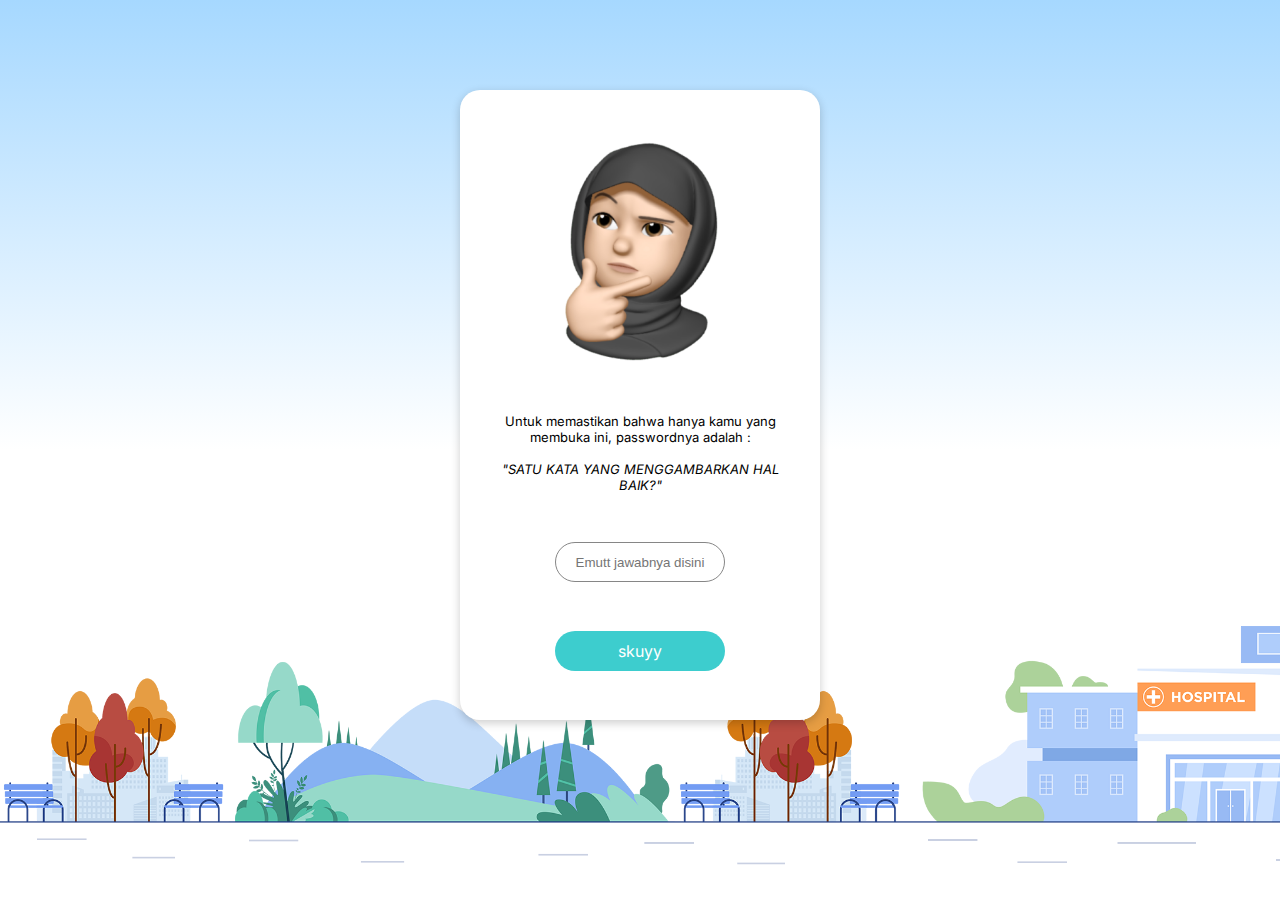
<file: index.html>
<!DOCTYPE html PUBLIC "-//W3C//DTD XHTML 1.0 Transitional//EN">
<html xmlns="http://www.w3.org/1999/xhtml" xml:lang="da" lang="en">
<head>
  <meta charset="utf-8">
  <meta content="width=device-width, initial-scale=1.0" name="viewport">

  <link href="assets/img/snippet.png" rel="icon">


<title>Login</title>

<link rel="preconnect" href="https://fonts.googleapis.com">
<link rel="preconnect" href="https://fonts.gstatic.com" crossorigin>
<link href="https://fonts.googleapis.com/css2?family=Inter:wght@400;500;640&display=swap" rel="stylesheet">
<link rel="stylesheet" href="style.css">


</head>



<body>

  
  

    <!-- FUCKING BG -->
  <section class="scene">
    <!-- <div class="sun"></div> -->

    <!-- CONTAINER -->
  <div class="container">
    <div class="form-div">
        
      <img src="start/assets/img/MUT2.png"  alt="">
      <p>Untuk memastikan bahwa hanya kamu yang membuka ini, passwordnya adalah :<br><br><i>"SATU KATA YANG MENGGAMBARKAN HAL BAIK?"</i></p>
      <input type="text" name="game" id="game" placeholder="Emutt jawabnya disini">
    
      <button type="submit" onclick="validate()">skuyy</button>
    </div>
  </div>


    <div class="bg">
        <img src="assets/police_car.gif" class="car1" alt="">
        <img src="assets/bike-bicycle.gif" class="car2" alt="">
    </div>

    
</section>




</body>

<script type="text/javascript">
 
  function validate(){
    const game = document.getElementById("game");
    let lower = game.value.toLowerCase();

    if(["meow meow meow", "emut cantik", "meow", "meow meow"].includes(lower)) {
      location.href = "start/index.html";
    } else{
      alert("Salah wlee, ulangi!");
      
    }
  }

  const sun = document.querySelector('.sun');
        const body = document.querySelector('body');
        
        sun.onclick = function(){
            body.classList.toggle('dark')
        }

 
 </script>

</html>
</file>
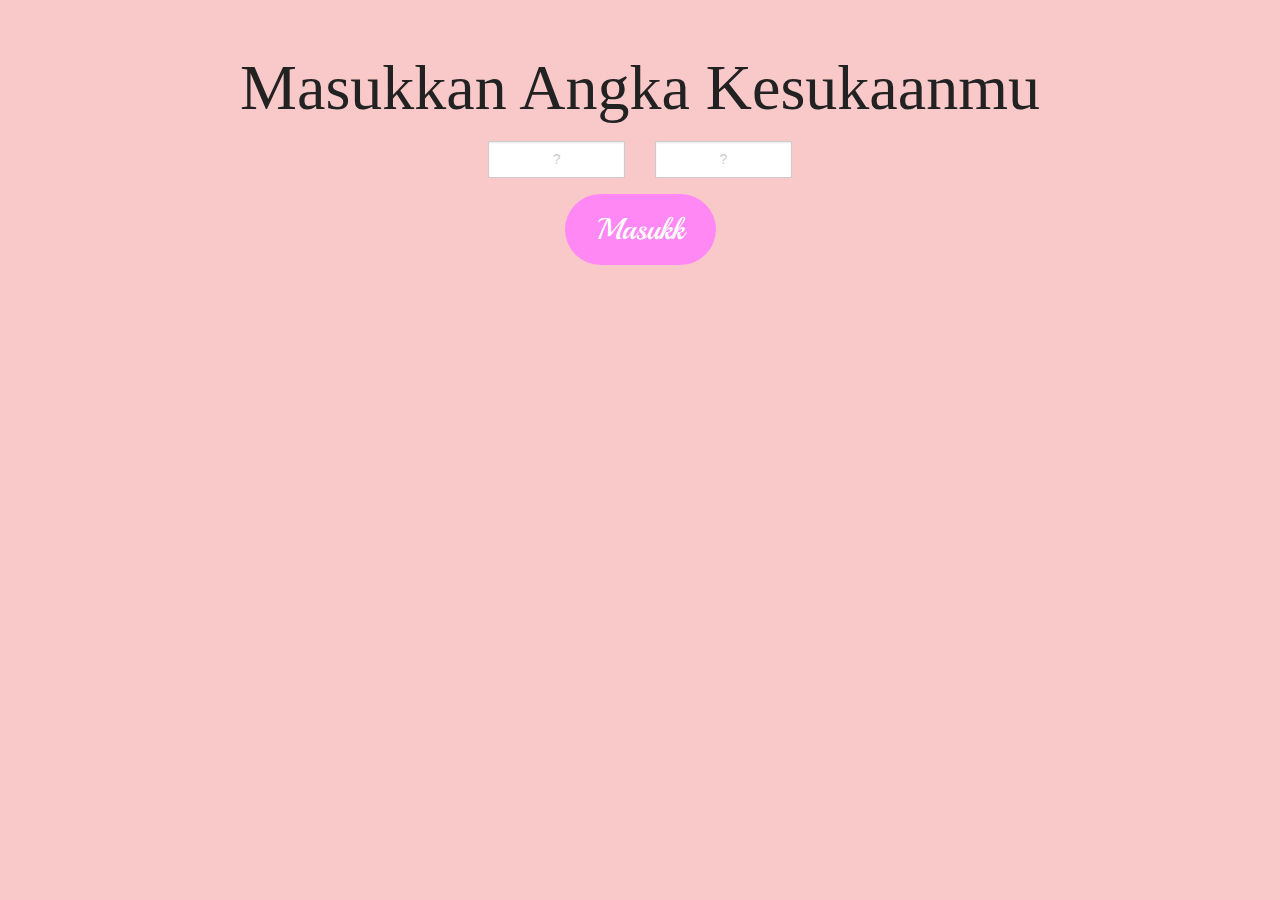
<file: start/insider/index.html>
<!DOCTYPE html>
<html lang="en">
<meta name="viewport" content="width=device-width, initial-scale=1.0" />
<head>
	<meta charset="UTF-8">
	<title>Document</title>
	<link rel="stylesheet" href="css/foundation.css" />
	<link rel="stylesheet" href="css/animate.css" />
	<link rel="stylesheet" href="css/style.css" />
    <script src="js/vendor/modernizr.js"></script>
</head>
<body>
	<div class="section1">
		<div class="row">
			<div class="columns medium-12 text-center congratulation-text">
				Halooo Ayangg!
				Scroll Ke Bawah Ya!!
			</div>
		</div>
		<div class="login-form">
			<div class="row">
				<div class="columns medium-12 text-center">
					<h2>Masukkan Angka Kesukaanmu</h2>
				</div>
			</div>
			<div class="row">
				<div class="columns medium-offset-4 medium-2">
					<input type="text" name="code[]" placeholder="?" maxlength="1" class="code text-center">
				</div>
				<div class="columns medium-2 end">
					<input type="text" name="code[]" placeholder="?" maxlength="1" class="code text-center">
				</div>
			</div>
			<div class="row">
				<div class="columns medium-12 text-center">
					<div id="textMachine">
						<div>
							<span class=" text-error">
								Hampir bener<img src="img/fail1.png" alt="" class="fix-size">
							</span>
						</div>
						<div>
							<span class=" text-error">
								Salah wle<img src="img/fail2.png" alt="" class="fix-size">
							</span>
						</div>
						<div>
							<span class=" text-error">
								Keliru nih<img src="img/fail3.png" alt="" class="fix-size">
							</span>
						</div>
						<div>
							<span class="success">
								Bener nih jawabnya!<img src="img/success.png" alt="" class="fix-size">
							</span>
						</div>
					</div>
				</div>
			</div>
			<div class="row">
				<div class="columns medium-12 text-center">
					<button id="unlock" class="round pink">
						Masukk
					</button>
				</div>
			</div>
		</div>
	</div>

	<div class="success-area">
		<div class="section2">
			<div class="row">
				<div class="columns medium-12 wow fadeIn"
			    		data-wow-duration="2s" data-wow-delay="0.1s">
					<img src="../assets/img/MUT1.png" alt="">
					<p>
						Halo Emut! Selamat Ulang Tahun yaa! Happy Sweet Seventeen Emut
					</p>
					<p>
						Selamat Ulang Tahun Ya Emut! Semoga sehat selalu, makin bahagia, makin seneng, dan yang pasti semoga kedepannya jadi lebih baik lagi yaa!
					</p>
				</div>
			</div>
		</div>
		<div class="section3">
			<div class="row">
				<div class="columns medium-12 wow fadeIn" data-wow-duration="2s" data-wow-delay="0.1s">
					<h2>Semoga Ayangg Sehat Teruss!</h2>
				</div>
			</div>
			<div class="row">
				<div class="columns medium-6 paragraph wow fadeInLeft" data-wow-duration="2s" data-wow-delay="0.1s">
					Semoga Emut sehat selaluu, mulai detik ini sampai selamanyaa, jangan lupaa maemnya teratur terus mimikk.
					Bobo juga jangann larut larutt yaa ayyy!! Jangan lupaa Bahagiaa okeyy? <3
				</div>
				<div class="columns medium-6 text-center wow fadeInRight" data-wow-duration="2s" data-wow-delay="0.1s">
					<div class="polaroids">
					  	<ul>
						    <li>
						      <a title="Emut lagi begini 👍👍" href="#">
						      <img alt="" src="../assets/img/foto1.jpeg">
						      </a><span class="pin"></span>
						    </li>
						</ul>
					</div>
				</div>
			</div>
		</div>
		<div class="section4">
			<div class="row">
				<div class="columns medium-12 wow fadeIn" data-wow-duration="2s" data-wow-delay="0.1s">
					<h2>Semoga Suksess Teruss!</h2>
				</div>
			</div>
			<div class="row">

				<div class="columns medium-6 wow paragraph fadeInRight" data-wow-duration="2s" data-wow-delay="0.1s">
					Aku tau kamu sudah bisa menggapai bulan, jadi semoga kamu sukses selalu menggapai cita-cita, asa, dan harapan ya ayangg! 
					Belajar yang tertib tapi jangan stress, kalo capee istirahat, teruss jangan bosan berdoa dan jangan skip ibadah yaa Emutt!
				</div>
				<div class="columns medium-6 text-center wow fadeInLeft" data-wow-duration="2s" data-wow-delay="0.1s">
					<div class="polaroids">
					  	<ul>
						    <li>
						      <a title="Foto Emut Menggapai Bulan" href="#">
						      <img alt="" src="../assets/img/foto4.jpeg">
						      </a><span class="pin"></span>
						    </li>
						</ul>
					</div>
				</div>
			</div>
		</div>
		<div class="section5">
			<div class="row">
				<div class="columns medium-12 wow fadeIn">
					<h2>Emut ituu orang baikk</h2>
				</div>
			</div>
			<div class="row">
				<div class="columns medium-6 wow paragraph fadeInLeft" data-wow-duration="2s" data-wow-delay="0.1s">
					Emut tu orang baikkk, jangan bosan jadi orang baik ya emutt, kita berproses bersama biar jadi versi lebih baik dari 
					diri kita sendiri, jangan lupa bersyukur atas apa yang kita punya dan atas apa yang bersama kita saat ini yaa emut <3
				</div>
				<div class="columns medium-6 text-center wow fadeInRight" data-wow-duration="2s" data-wow-delay="0.1s">
					<div class="polaroids">
					  	<ul>
						    <li>
						      <a title="ini emut lagi pusing ya?" href="#">
						      <img alt="" src="../assets/img/foto2.jpeg">
						      </a><span class="pin"></span>
						    </li>
						</ul>
					</div>
				</div>
			</div>
		</div>
		<div class="section6">
			<div class="row">
				<div class="columns medium-12 wow fadeIn">
					<h2>Last but not least..</h2>
				</div>
			</div>
			<div class="row">

				<div class="columns medium-6 wow paragraph fadeInRight" data-wow-duration="2s" data-wow-delay="0.1s">
					 Aku selalu berdoa dan berharap, semoga emut selalu bahagia ya kapanpun dan dimanapun. Jangan lupa bahagia ya emut. Semoga Allah selalu memberi emut nikmat bahagia 
					 di tiap fase perjalanannya emut. I love u Emut 💗💗💗💗💗💗
				</div>
				<div class="columns medium-6 text-center wow fadeInLeft" data-wow-duration="2s" data-wow-delay="0.1s">
					<div class="polaroids">
					  	<ul>
						    <li>
						      <a title="ini namanya emut syantik" href="#">
						      <img alt="" src="../assets/img/foto3.jpeg">
						      </a><span class="pin"></span>
						    </li>
						</ul>
					</div>
				</div>
				<p>Ditonton fullscreen yaa emutt
					<iframe width="300"  src="https://www.youtube.com/embed/UEAKop30GSA" title="YouTube video player" frameborder="0" allow="accelerometer; autoplay; clipboard-write; encrypted-media; gyroscope; picture-in-picture" allowfullscreen></iframe>
			</div>
		</div>
	</div>




    <script src="js/vendor/jquery.js"></script>
    <script src="js/foundation.min.js"></script>
    <script src="js/wow.js"></script>
    <script src="js/slotmachine.min.js"></script>
    <script>
      $(document).foundation();
      new WOW().init();
      $('.section1').css({
      	width: $(window).width(),
      	height: $(window).height()
      })
      // Polaroid img
      $(".polaroids li a").on("mouseenter", function() {
      	var isRunning = $(this).data("isRunning");
      	if (!isRunning) {
      		$(this).data("isRunning", true);
      		var $this = $(this).addClass("shake");
      		setTimeout(function() {
      			$this.removeClass("shake");
      			$this.data("isRunning", false);
      		}, 4500);
      	}
      });




      (function() {
          var link_element = document.createElement("link"),
              s = document.getElementsByTagName("script")[0];
          if (window.location.protocol !== "http:" && window.location.protocol !== "https:") {
              link_element.href = "http:";
          }
          link_element.href += "//fonts.googleapis.com/css?family=Playball:400";
          link_element.rel = "stylesheet";
          link_element.type = "text/css";
          s.parentNode.insertBefore(link_element, s);



          // control unlock button



          var number = 0;

          $('#unlock').on('click', function(event) {
          		event.preventDefault();
          		event.stopPropagation();

          		$('#textMachine').css('display', 'inline-block');
          		var code = '';
          		$.each($('.code'), function(i, v) {
          			code += $(v).val();
          		});


          		if(code == '82')
          		{
          			// success
          			var machine = $('#textMachine').slotMachine({
		      	  		active: 0,
		      	  		delay: 500,
		      	  		randomize : function(activeElementIndex){
							return 3;
						}
			      	});

			      	machine.setRandomize(3);

			      	machine.shuffle(5, function(){
						answerCorrect();
					});
          		} else {

          			if(number == 3) { number = 0; }

          			// fail
          			var machine = $('#textMachine').slotMachine({
		      	  		active: 1,
		      	  		delay: 500,
		      	  		randomize : function(activeElementIndex){
							return number;
						}
			      	});

			      	machine.shuffle(5, function(){
						number++;
					});
          		}
          });

          var answerCorrect = function() {
          		$('.login-form').fadeOut();
          		$('.congratulation-text').fadeIn();
          		$('.success-area').css('display','block');
          };

      })();
    </script>
</body>
</html>
</file>
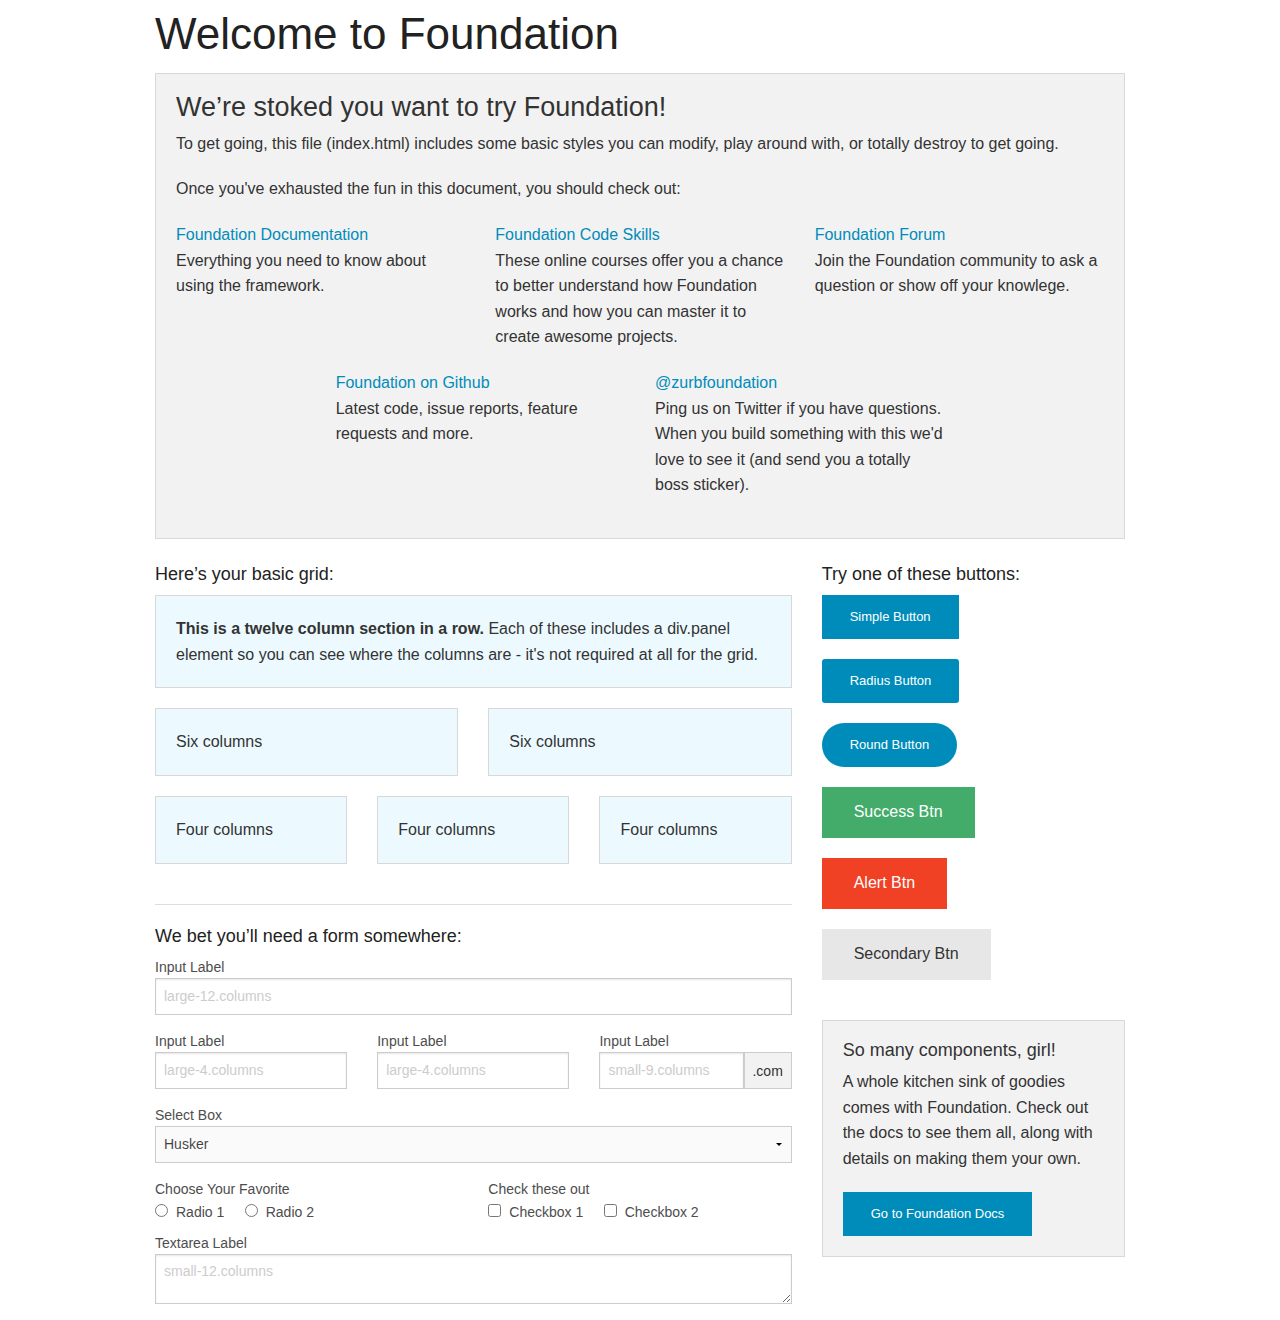
<file: start/insider/foundation-5.5.2/index.html>
<!doctype html>
<html class="no-js" lang="en">
  <head>
    <meta charset="utf-8" />
    <meta name="viewport" content="width=device-width, initial-scale=1.0" />
    <title>Foundation | Welcome</title>
    <link rel="stylesheet" href="css/foundation.css" />
    <script src="js/vendor/modernizr.js"></script>
  </head>
  <body>
    
    <div class="row">
      <div class="large-12 columns">
        <h1>Welcome to Foundation</h1>
      </div>
    </div>
    
    <div class="row">
      <div class="large-12 columns">
        <div class="panel">
          <h3>We&rsquo;re stoked you want to try Foundation! </h3>
          <p>To get going, this file (index.html) includes some basic styles you can modify, play around with, or totally destroy to get going.</p>
          <p>Once you've exhausted the fun in this document, you should check out:</p>
          <div class="row">
            <div class="large-4 medium-4 columns">
              <p><a href="http://foundation.zurb.com/docs">Foundation Documentation</a><br />Everything you need to know about using the framework.</p>
            </div>
            <div class="large-4 medium-4 columns">
              <p><a href="http://zurb.com/university/code-skills">Foundation Code Skills</a><br />These online courses offer you a chance to better understand how Foundation works and how you can master it to create awesome projects.</p>
            </div>
            <div class="large-4 medium-4 columns">
              <p><a href="http://foundation.zurb.com/forum">Foundation Forum</a><br />Join the Foundation community to ask a question or show off your knowlege.</p>
            </div>
          </div>
          <div class="row">
            <div class="large-4 medium-4 medium-push-2 columns">
              <p><a href="http://github.com/zurb/foundation">Foundation on Github</a><br />Latest code, issue reports, feature requests and more.</p>
            </div>
            <div class="large-4 medium-4 medium-pull-2 columns">
              <p><a href="https://twitter.com/ZURBfoundation">@zurbfoundation</a><br />Ping us on Twitter if you have questions. When you build something with this we'd love to see it (and send you a totally boss sticker).</p>
            </div>        
          </div>
        </div>
      </div>
    </div>

    <div class="row">
      <div class="large-8 medium-8 columns">
        <h5>Here&rsquo;s your basic grid:</h5>
        <!-- Grid Example -->

        <div class="row">
          <div class="large-12 columns">
            <div class="callout panel">
              <p><strong>This is a twelve column section in a row.</strong> Each of these includes a div.panel element so you can see where the columns are - it's not required at all for the grid.</p>
            </div>
          </div>
        </div>
        <div class="row">
          <div class="large-6 medium-6 columns">
            <div class="callout panel">
              <p>Six columns</p>
            </div>
          </div>
          <div class="large-6 medium-6 columns">
            <div class="callout panel">
              <p>Six columns</p>
            </div>
          </div>
        </div>
        <div class="row">
          <div class="large-4 medium-4 small-4 columns">
            <div class="callout panel">
              <p>Four columns</p>
            </div>
          </div>
          <div class="large-4 medium-4 small-4 columns">
            <div class="callout panel">
              <p>Four columns</p>
            </div>
          </div>
          <div class="large-4 medium-4 small-4 columns">
            <div class="callout panel">
              <p>Four columns</p>
            </div>
          </div>
        </div>
        
        <hr />
                
        <h5>We bet you&rsquo;ll need a form somewhere:</h5>
        <form>
          <div class="row">
            <div class="large-12 columns">
              <label>Input Label</label>
              <input type="text" placeholder="large-12.columns" />
            </div>
          </div>
          <div class="row">
            <div class="large-4 medium-4 columns">
              <label>Input Label</label>
              <input type="text" placeholder="large-4.columns" />
            </div>
            <div class="large-4 medium-4 columns">
              <label>Input Label</label>
              <input type="text" placeholder="large-4.columns" />
            </div>
            <div class="large-4 medium-4 columns">
              <div class="row collapse">
                <label>Input Label</label>
                <div class="small-9 columns">
                  <input type="text" placeholder="small-9.columns" />
                </div>
                <div class="small-3 columns">
                  <span class="postfix">.com</span>
                </div>
              </div>
            </div>
          </div>
          <div class="row">
            <div class="large-12 columns">
              <label>Select Box</label>
              <select>
                <option value="husker">Husker</option>
                <option value="starbuck">Starbuck</option>
                <option value="hotdog">Hot Dog</option>
                <option value="apollo">Apollo</option>
              </select>
            </div>
          </div>
          <div class="row">
            <div class="large-6 medium-6 columns">
              <label>Choose Your Favorite</label>
              <input type="radio" name="pokemon" value="Red" id="pokemonRed"><label for="pokemonRed">Radio 1</label>
              <input type="radio" name="pokemon" value="Blue" id="pokemonBlue"><label for="pokemonBlue">Radio 2</label>
            </div>
            <div class="large-6 medium-6 columns">
              <label>Check these out</label>
              <input id="checkbox1" type="checkbox"><label for="checkbox1">Checkbox 1</label>
              <input id="checkbox2" type="checkbox"><label for="checkbox2">Checkbox 2</label>
            </div>
          </div>
          <div class="row">
            <div class="large-12 columns">
              <label>Textarea Label</label>
              <textarea placeholder="small-12.columns"></textarea>
            </div>
          </div>
        </form>
      </div>     

      <div class="large-4 medium-4 columns">
        <h5>Try one of these buttons:</h5>
        <p><a href="#" class="small button">Simple Button</a><br/>
        <a href="#" class="small radius button">Radius Button</a><br/>
        <a href="#" class="small round button">Round Button</a><br/>            
        <a href="#" class="medium success button">Success Btn</a><br/>
        <a href="#" class="medium alert button">Alert Btn</a><br/>
        <a href="#" class="medium secondary button">Secondary Btn</a></p>           
        <div class="panel">
          <h5>So many components, girl!</h5>
          <p>A whole kitchen sink of goodies comes with Foundation. Check out the docs to see them all, along with details on making them your own.</p>
          <a href="http://foundation.zurb.com/docs/" class="small button">Go to Foundation Docs</a>          
        </div>
      </div>
    </div>
    
    <script src="js/vendor/jquery.js"></script>
    <script src="js/foundation.min.js"></script>
    <script>
      $(document).foundation();
    </script>
  </body>
</html>
</file>
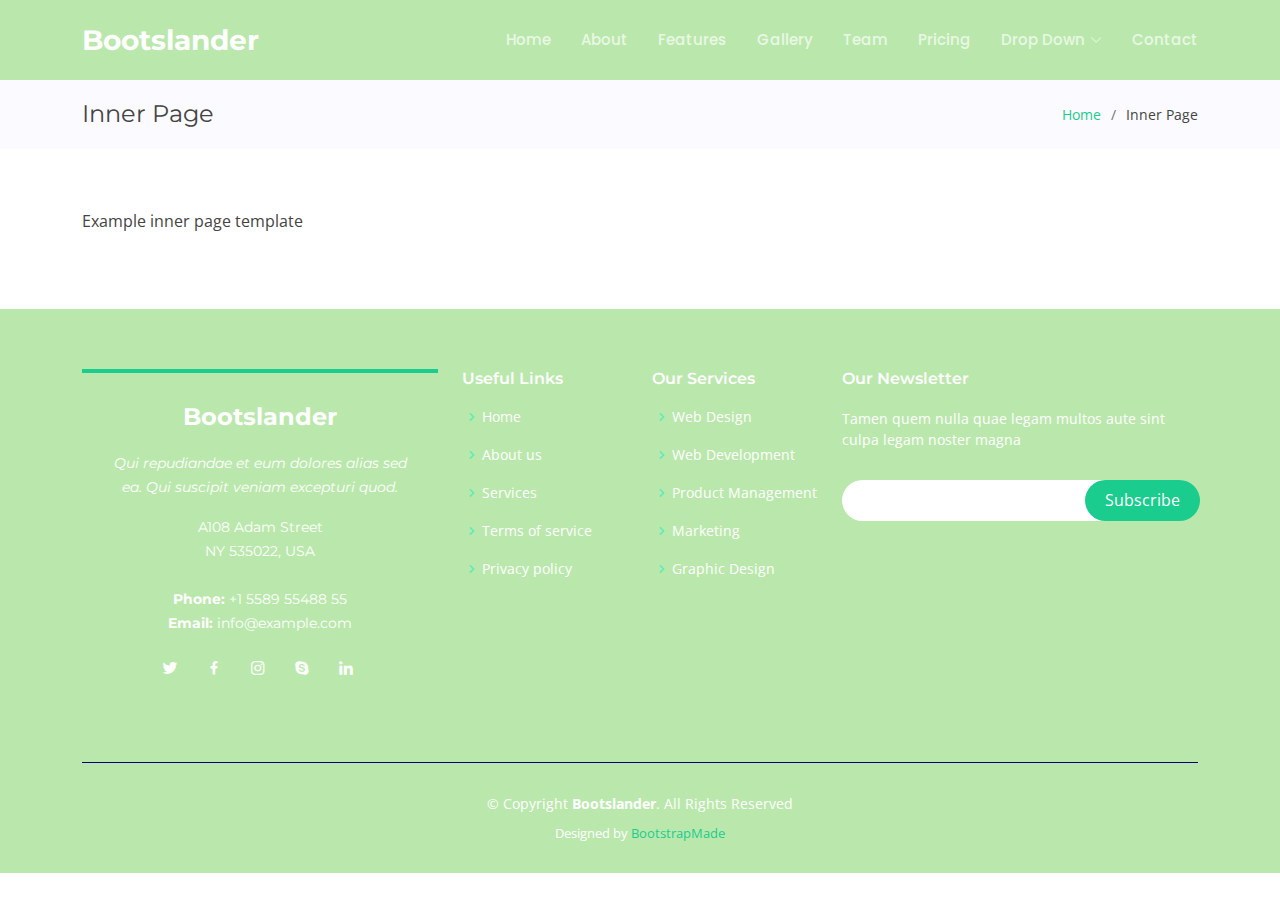
<file: start/inner-page.html>
<!DOCTYPE html>
<html lang="en">

<head>
  <meta charset="utf-8">
  <meta content="width=device-width, initial-scale=1.0" name="viewport">

  <title>Inner Page - Bootslander Bootstrap Template</title>
  <meta content="" name="description">
  <meta content="" name="keywords">

  <!-- Favicons -->
  <link href="assets/img/favicon.png" rel="icon">
  <link href="assets/img/apple-touch-icon.png" rel="apple-touch-icon">

  <!-- Google Fonts -->
  <link href="https://fonts.googleapis.com/css?family=Open+Sans:300,300i,400,400i,600,600i,700,700i|Montserrat:300,300i,400,400i,500,500i,600,600i,700,700i|Poppins:300,300i,400,400i,500,500i,600,600i,700,700i" rel="stylesheet">

  <!-- Vendor CSS Files -->
  <link href="assets/vendor/aos/aos.css" rel="stylesheet">
  <link href="assets/vendor/bootstrap/css/bootstrap.min.css" rel="stylesheet">
  <link href="assets/vendor/bootstrap-icons/bootstrap-icons.css" rel="stylesheet">
  <link href="assets/vendor/boxicons/css/boxicons.min.css" rel="stylesheet">
  <link href="assets/vendor/glightbox/css/glightbox.min.css" rel="stylesheet">
  <link href="assets/vendor/remixicon/remixicon.css" rel="stylesheet">
  <link href="assets/vendor/swiper/swiper-bundle.min.css" rel="stylesheet">

  <!-- Template Main CSS File -->
  <link href="assets/css/style.css" rel="stylesheet">

  <!-- =======================================================
  * Template Name: Bootslander - v4.7.2
  * Template URL: https://bootstrapmade.com/bootslander-free-bootstrap-landing-page-template/
  * Author: BootstrapMade.com
  * License: https://bootstrapmade.com/license/
  ======================================================== -->
</head>

<body>

  <!-- ======= Header ======= -->
  <header id="header" class="fixed-top d-flex align-items-center ">
    <div class="container d-flex align-items-center justify-content-between">

      <div class="logo">
        <h1><a href="index.html"><span>Bootslander</span></a></h1>
        <!-- Uncomment below if you prefer to use an image logo -->
        <!-- <a href="index.html"><img src="assets/img/logo.png" alt="" class="img-fluid"></a>-->
      </div>

      <nav id="navbar" class="navbar">
        <ul>
          <li><a class="nav-link scrollto " href="#hero">Home</a></li>
          <li><a class="nav-link scrollto" href="#about">About</a></li>
          <li><a class="nav-link scrollto" href="#features">Features</a></li>
          <li><a class="nav-link scrollto" href="#gallery">Gallery</a></li>
          <li><a class="nav-link scrollto" href="#team">Team</a></li>
          <li><a class="nav-link scrollto" href="#pricing">Pricing</a></li>
          <li class="dropdown"><a href="#"><span>Drop Down</span> <i class="bi bi-chevron-down"></i></a>
            <ul>
              <li><a href="#">Drop Down 1</a></li>
              <li class="dropdown"><a href="#"><span>Deep Drop Down</span> <i class="bi bi-chevron-right"></i></a>
                <ul>
                  <li><a href="#">Deep Drop Down 1</a></li>
                  <li><a href="#">Deep Drop Down 2</a></li>
                  <li><a href="#">Deep Drop Down 3</a></li>
                  <li><a href="#">Deep Drop Down 4</a></li>
                  <li><a href="#">Deep Drop Down 5</a></li>
                </ul>
              </li>
              <li><a href="#">Drop Down 2</a></li>
              <li><a href="#">Drop Down 3</a></li>
              <li><a href="#">Drop Down 4</a></li>
            </ul>
          </li>
          <li><a class="nav-link scrollto" href="#contact">Contact</a></li>
        </ul>
        <i class="bi bi-list mobile-nav-toggle"></i>
      </nav><!-- .navbar -->

    </div>
  </header><!-- End Header -->

  <main id="main">

    <!-- ======= Breadcrumbs Section ======= -->
    <section class="breadcrumbs">
      <div class="container">

        <div class="d-flex justify-content-between align-items-center">
          <h2>Inner Page</h2>
          <ol>
            <li><a href="index.html">Home</a></li>
            <li>Inner Page</li>
          </ol>
        </div>

      </div>
    </section><!-- End Breadcrumbs Section -->

    <section class="inner-page">
      <div class="container">
        <p>
          Example inner page template
        </p>
      </div>
    </section>

  </main><!-- End #main -->

  <!-- ======= Footer ======= -->
  <footer id="footer">
    <div class="footer-top">
      <div class="container">
        <div class="row">

          <div class="col-lg-4 col-md-6">
            <div class="footer-info">
              <h3>Bootslander</h3>
              <p class="pb-3"><em>Qui repudiandae et eum dolores alias sed ea. Qui suscipit veniam excepturi quod.</em></p>
              <p>
                A108 Adam Street <br>
                NY 535022, USA<br><br>
                <strong>Phone:</strong> +1 5589 55488 55<br>
                <strong>Email:</strong> info@example.com<br>
              </p>
              <div class="social-links mt-3">
                <a href="#" class="twitter"><i class="bx bxl-twitter"></i></a>
                <a href="#" class="facebook"><i class="bx bxl-facebook"></i></a>
                <a href="#" class="instagram"><i class="bx bxl-instagram"></i></a>
                <a href="#" class="google-plus"><i class="bx bxl-skype"></i></a>
                <a href="#" class="linkedin"><i class="bx bxl-linkedin"></i></a>
              </div>
            </div>
          </div>

          <div class="col-lg-2 col-md-6 footer-links">
            <h4>Useful Links</h4>
            <ul>
              <li><i class="bx bx-chevron-right"></i> <a href="#">Home</a></li>
              <li><i class="bx bx-chevron-right"></i> <a href="#">About us</a></li>
              <li><i class="bx bx-chevron-right"></i> <a href="#">Services</a></li>
              <li><i class="bx bx-chevron-right"></i> <a href="#">Terms of service</a></li>
              <li><i class="bx bx-chevron-right"></i> <a href="#">Privacy policy</a></li>
            </ul>
          </div>

          <div class="col-lg-2 col-md-6 footer-links">
            <h4>Our Services</h4>
            <ul>
              <li><i class="bx bx-chevron-right"></i> <a href="#">Web Design</a></li>
              <li><i class="bx bx-chevron-right"></i> <a href="#">Web Development</a></li>
              <li><i class="bx bx-chevron-right"></i> <a href="#">Product Management</a></li>
              <li><i class="bx bx-chevron-right"></i> <a href="#">Marketing</a></li>
              <li><i class="bx bx-chevron-right"></i> <a href="#">Graphic Design</a></li>
            </ul>
          </div>

          <div class="col-lg-4 col-md-6 footer-newsletter">
            <h4>Our Newsletter</h4>
            <p>Tamen quem nulla quae legam multos aute sint culpa legam noster magna</p>
            <form action="" method="post">
              <input type="email" name="email"><input type="submit" value="Subscribe">
            </form>

          </div>

        </div>
      </div>
    </div>

    <div class="container">
      <div class="copyright">
        &copy; Copyright <strong><span>Bootslander</span></strong>. All Rights Reserved
      </div>
      <div class="credits">
        <!-- All the links in the footer should remain intact. -->
        <!-- You can delete the links only if you purchased the pro version. -->
        <!-- Licensing information: https://bootstrapmade.com/license/ -->
        <!-- Purchase the pro version with working PHP/AJAX contact form: https://bootstrapmade.com/bootslander-free-bootstrap-landing-page-template/ -->
        Designed by <a href="https://bootstrapmade.com/">BootstrapMade</a>
      </div>
    </div>
  </footer><!-- End Footer -->

  <a href="#" class="back-to-top d-flex align-items-center justify-content-center"><i class="bi bi-arrow-up-short"></i></a>
  <div id="preloader"></div>

  <!-- Vendor JS Files -->
  <script src="assets/vendor/purecounter/purecounter_vanilla.js"></script>
  <script src="assets/vendor/aos/aos.js"></script>
  <script src="assets/vendor/bootstrap/js/bootstrap.bundle.min.js"></script>
  <script src="assets/vendor/glightbox/js/glightbox.min.js"></script>
  <script src="assets/vendor/swiper/swiper-bundle.min.js"></script>
  <script src="assets/vendor/php-email-form/validate.js"></script>

  <!-- Template Main JS File -->
  <script src="assets/js/main.js"></script>

</body>

</html>
</file>
<file: style.css>
body{
    /* margin: 0px; */
    font-family: 'Inter', sans-serif;
    /* background-color: #3DCDCE; */
   
  }

  .scene{z-index: 999;}

  .container{
    display: flex;
    width: 100%;
    height: 80%;
    z-index: 1;
    flex-direction: column;
    justify-content: space-between;
    align-content: center;
    align-items: center;
    background-color: transparent;
  }
  .form-div{
    z-index: 9999;
    
    margin-top: 90px;
    display: flex;
    flex-direction: column;
    align-items: center;
    justify-content: space-evenly;
    width: 40vh;
    height: 70vh;
    background-color: white;
    border-radius: 20px;
    box-shadow: 0 3px 10px rgb(0 0 0 / 0.2);
  }
  .form-div img{
    width: 200px;
  }

  .form-div p{
    width: 80%;
    font-size: 13px;
    text-align: center;
  }

  button{
    all: unset;
    width: 170px;
    height: 40px;
    background-color: #3DCDCE;
    color: white;
    text-align: center;
    border-radius: 100px;
  }

  button:hover{
    background-color: #9bf1f1;
    transition: 0.2s;
  }

  #game{
    width: 170px;
    height: 40px;
    text-align: center;
    border-radius: 100px;
    border: 1px solid #868686;
  }

  *{
    margin: 0;
    padding: 0;
    box-sizing: border-box;
}

.scene{

    position: relative;
    z-index: 9999;
    height: 100vh;
    overflow-x: hidden;
    background: linear-gradient(#a6d8ff, #fff, #fff);
}

.dark .scene{
    background: #222833;
}

.sun{
    position: absolute;
    top: 100px;
    left: 55%;
    transform: translateX(-50%);
    width: 100px;
    height: 100px;
    background: #fff;
    border-radius: 50%;
    box-shadow: 0 0 50px #fff;
    cursor: pointer;
    transition: 0.2s;
    z-index: 99999999999;
}

.dark .sun{
    left: 45%;
    box-shadow: 0 0 0 #fff;
}

.dark .sun::before{
    content: '';
    position: absolute;
    top: -20px;
    left: 20px;
    width: 100%;
    height: 100%;
    background: #222833;
    border-radius: 50%;
    box-shadow: 0 0 0 #fff;
}

.bg{
    position: absolute;
    bottom: 0;
    width: 100%;
    height: 280px;
    background: url(assets/bg.png);
    animation: animateBg 25s linear infinite;
    background-size: 1500px;
    background-repeat: repeat-x;
}

@keyframes animateBg {
    0%{
        background-position-x :0px;
    }
    100%{
        background-position-x :1500px;
    }
}


.car1{
    position: absolute;
    left: -200px;
    bottom: 20px;
    max-width: 150px;
    z-index: 10;
    animation: car1 18s linear infinite;
}

@keyframes car1{
    0%
    {
        transform: translateX(0px);
    }
    90%,100%
    {
        transform: translateX(calc(100vw + 200px));
    }
    
}

.car2{
    position: absolute;
    right: -200px;
    bottom: 50px;
    max-width: 80px;
    /* z-index: 999999; */
    animation: car2 12s linear infinite;
}

@keyframes car2{
    0%
    {
        transform: translateX(0px) rotateY(180deg);
    }
    90%,100%
    {
        transform: translateX(calc(-100vw + -200px)) rotateY(180deg);
    }
    
}

  @media screen and (max-width:600px){
    button{
    all: unset;
    width: 170px;
    height: 40px;
    background-color: #3DCDCE;
    color: white;
    text-align: center;
    border-radius: 100px;
  }

  button:hover{
    background-color: #9bf1f1;
    transition: 0.2s;
  }

  .form-div{
    width: 80vw;
    height: 70vh;
  }

  #game{
    width: 170px;
    height: 40px;
    text-align: center;
    border-radius: 100px;
    border: 1px solid #868686;
  }


  .bg{
    width: 100vw;
    /* height: 100vh; */
  }

  /* .form-div img{
    width: 20rem;
  } */

  }
</file>
<file: start/insider/css/style.css>
*{
    -webkit-box-sizing:border-box;
    -moz-box-sizing:border-box;
    box-sizing:border-box;
}

@import url(https://fonts.googleapis.com/css?family=Fredoka+One);

.section1 {
	background-color: #f9c9c9;
}

.section2 {
	background-color: #f9c9c9;
}

.congratulation-text {
  font-family: 'Fredoka One', cursive;
  font-size: 230%;
  color:#98018c;
  margin-top:10%;
  display: none;
}




.section1 button.pink {
	background-color: #ff88f5;
  font-family: 'Playball';
  font-size: 30px;
}

img.fix-size {
  width:130px;
  height:130px;
}

.text-error {
  color:red;
}

#textMachine {
  height:130px;
  display: none;
  overflow: hidden;

}



.section1 .login-form {
	position:absolute;
    top:0;
    right:0;
    left:0;
}

img {
	width:100%;
	height: auto;
}

@font-face {
 font-family: 'DBHX';
 src: url('../fonts/DB Helvethaica X v3.2.eot');
 /* IE9 Compat Modes */
 src: url('../fonts/DB Helvethaica X v3.2.eot?#iefix') format('embedded-opentype'), url('../fonts/DB Helvethaica X v3.2.woff') format('woff'), url('../fonts/DB Helvethaica X v3.2.ttf') format('truetype'), url('../fonts/DB Helvethaica X v3.2.svg#d6a7d8571348c8a262e7f05953d42d15') format('svg');
 /* Legacy iOS */
 font-style: normal;
 font-weight: 400;
}


.section5,
.section3 {
  background-color: #ffe4fd;
}

.section6 h2,
.section4 h2,
.section2 h2 {
  color:#E366B5;
}

.section3 .paragraph,
.section5 .paragraph {
  color:#860049;
}


.section3 h2,
.section5 h2
{
  color: #860049;
}


.section1 h2,
.section3 h2,
.section4 h2,
.section5 h2,
.section6 h2,
.section2 h2 {
  padding-top:40px;
	font-family: 'Fredoka One', cursive;
	font-size: 64px;
	text-align: center;
}

.paragraph {
  padding-top:120px;
  line-height: 50px;
}

.success-area {
  display: none;
}



/* Polaroids */

.polaroids {
  padding: 40px 0px;
}

.polaroids ul li {
  margin:0 10px 10px;
  position: relative;
  display:inline-block;
  list-style: none;
}

.polaroids ul li .pin {
  margin-left:-16px;
  background-image:url(http://martijndevalk.nl/img/pin.png);
  width:34px;
  height:42px;
  position:absolute;
  top:-25px;
  left:50%;
  z-index:6;
}

.polaroids ul a {
  padding: 10px 10px 15px;
  background-color: #fff;
  float: left;
  width: auto;
  text-align: center;
  text-decoration: none;
  color: #686B70;
  font-size: 18px;
  position: relative;
  -webkit-transform-origin: top center;
  transform-origin: top center;
  -webkit-transform: rotate(0deg);
  transform: rotate(0deg);
  -webkit-box-shadow: 0 0 10px 0 rgba(0, 0, 0, .3);
  box-shadow: 0 0 10px 0 rgba(0, 0, 0, .3);
}


.polaroids ul li a.shake {
  -webkit-animation-duration: 4500ms;
  animation-duration: 4500ms;
  -webkit-animation-name: pola;
  animation-name: pola;
  -webkit-transition-timing-function: cubic-bezier(0.655, 0.000, 0.005, 1.000);
  transition-timing-function: cubic-bezier(0.655, 0.000, 0.005, 1.000);
}

.polaroids ul a:after { content: attr(title) }

.polaroids ul img {
  display: block;
  width: 262px;
  margin-bottom: 12px;
}

@-webkit-keyframes pola {
from { -webkit-transform: rotate(0deg) }
10%  { -webkit-transform: rotate(3deg) }
20%  { -webkit-transform: rotate(-3deg)}
30%  { -webkit-transform: rotate(2deg) }
40%  { -webkit-transform: rotate(-2deg) }
50%  { -webkit-transform: rotate(1deg) }
60%  { -webkit-transform: rotate(-1deg) }
70%  { -webkit-transform: rotate(0.5deg) }
80%  { -webkit-transform: rotate(-0.5deg) }
90%  { -webkit-transform: rotate(0.2deg) }
to   { -webkit-transform: rotate(0deg) }
}
@keyframes pola {
from { -moz-transform: rotate(0deg) }
10%  { -moz-transform: rotate(3deg) }
20%  { -moz-transform: rotate(-3deg)}
30%  { -moz-transform: rotate(2deg) }
40%  { -moz-transform: rotate(-2deg) }
50%  { -moz-transform: rotate(1deg) }
60%  { -moz-transform: rotate(-1deg) }
70%  { -moz-transform: rotate(0.5deg) }
80%  { -moz-transform: rotate(-0.5deg) }
90%  { -moz-transform: rotate(0.2deg) }
to   { -moz-transform: rotate(0deg) }






}
</file>
<file: start/assets/css/style.css>
/**
* Template Name: Bootslander - v4.7.2
* Template URL: https://bootstrapmade.com/bootslander-free-bootstrap-landing-page-template/
* Author: BootstrapMade.com
* License: https://bootstrapmade.com/license/
*/

/*--------------------------------------------------------------
# General
--------------------------------------------------------------*/
body {
  font-family: "Open Sans", sans-serif;
  color: #444444;
}

a {
  color: #1acc8d;
  text-decoration: none;
}

a:hover {
  color: #34e5a6;
  text-decoration: none;
}

h1, h2, h3, h4, h5, h6 {
  font-family: "Montserrat", sans-serif;
}

/*--------------------------------------------------------------
# Preloader
--------------------------------------------------------------*/
#preloader {
  position: fixed;
  top: 0;
  left: 0;
  right: 0;
  bottom: 0;
  z-index: 9999;
  overflow: hidden;
  background: #fff;
}

#preloader:before {
  content: "";
  position: fixed;
  top: calc(50% - 30px);
  left: calc(50% - 30px);
  border: 6px solid #1acc8d;
  border-top-color: #d2f9eb;
  border-radius: 50%;
  width: 60px;
  height: 60px;
  -webkit-animation: animate-preloader 1s linear infinite;
  animation: animate-preloader 1s linear infinite;
}

@-webkit-keyframes animate-preloader {
  0% {
    transform: rotate(0deg);
  }
  100% {
    transform: rotate(360deg);
  }
}

@keyframes animate-preloader {
  0% {
    transform: rotate(0deg);
  }
  100% {
    transform: rotate(360deg);
  }
}
/*--------------------------------------------------------------
# Back to top button
--------------------------------------------------------------*/
.back-to-top {
  position: fixed;
  visibility: hidden;
  opacity: 0;
  right: 15px;
  bottom: 15px;
  z-index: 996;
  background: #5ecf3b;
  width: 40px;
  height: 40px;
  border-radius: 50px;
  transition: all 0.4s;
}
.back-to-top i {
  font-size: 28px;
  color: #fff;
  line-height: 0;
}
.back-to-top:hover {
  background: #95de7f;
}
.back-to-top.active {
  visibility: visible;
  opacity: 1;
}

/*--------------------------------------------------------------
# Disable AOS delay on mobile
--------------------------------------------------------------*/
@media screen and (max-width: 768px) {
  [data-aos-delay] {
    transition-delay: 0 !important;
  }
}
/*--------------------------------------------------------------
# Header
--------------------------------------------------------------*/
#header {
  height: 80px;
  transition: all 0.5s;
  z-index: 997;
  transition: all 0.5s;
  background: #BAE8AC;
}
#header.header-transparent {
  background: transparent;
}
#header.header-scrolled {
  background: #90e078;
  height: 60px;
}
#header .logo h1 {
  font-size: 28px;
  margin: 0;
  padding: 0;
  line-height: 1;
  font-weight: 700;
}
#header .logo h1 a, #header .logo h1 a:hover {
  color: #fff;
  text-decoration: none;
}
#header .logo img {
  padding: 0;
  margin: 0;
  max-height: 40px;
}




/*--------------------------------------------------------------
# Navigation Menu
--------------------------------------------------------------*/
/**
* Desktop Navigation 
*/
.navbar {
  padding: 0;
}
.navbar ul {
  margin: 0;
  padding: 0;
  display: flex;
  list-style: none;
  align-items: center;
}
.navbar li {
  position: relative;
}
.navbar a, .navbar a:focus {
  display: flex;
  align-items: center;
  justify-content: space-between;
  padding: 10px 0 10px 30px;
  font-size: 15px;
  font-weight: 500;
  font-family: "Poppins", sans-serif;
  color: rgba(255, 255, 255, 0.7);
  white-space: nowrap;
  transition: 0.3s;
}
.navbar a i, .navbar a:focus i {
  font-size: 12px;
  line-height: 0;
  margin-left: 5px;
}
.navbar > ul > li > a:before {
  content: "";
  position: absolute;
  width: 0;
  height: 2px;
  bottom: 3px;
  left: 30px;
  background-color: #1acc8d;
  visibility: hidden;
  width: 0px;
  transition: all 0.3s ease-in-out 0s;
}
.navbar a:hover:before, .navbar li:hover > a:before, .navbar .active:before {
  visibility: visible;
  width: 25px;
}
.navbar a:hover, .navbar .active, .navbar .active:focus, .navbar li:hover > a {
  color: #fff;
}
.navbar .dropdown ul {
  display: block;
  position: absolute;
  left: 30px;
  top: calc(100% + 30px);
  margin: 0;
  padding: 10px 0;
  z-index: 99;
  opacity: 0;
  visibility: hidden;
  background: #fff;
  box-shadow: 0px 0px 30px rgba(127, 137, 161, 0.25);
  transition: 0.3s;
  border-radius: 4px;
}
.navbar .dropdown ul li {
  min-width: 200px;
}
.navbar .dropdown ul a {
  padding: 10px 20px;
  font-size: 14px;
  font-weight: 500;
  text-transform: none;
  color: #01036f;
}
.navbar .dropdown ul a i {
  font-size: 12px;
}
.navbar .dropdown ul a:hover, .navbar .dropdown ul .active:hover, .navbar .dropdown ul li:hover > a {
  color: #1acc8d;
}
.navbar .dropdown:hover > ul {
  opacity: 1;
  top: 100%;
  visibility: visible;
}
.navbar .dropdown .dropdown ul {
  top: 0;
  left: calc(100% - 30px);
  visibility: hidden;
}
.navbar .dropdown .dropdown:hover > ul {
  opacity: 1;
  top: 0;
  left: 100%;
  visibility: visible;
}
@media (max-width: 1366px) {
  .navbar .dropdown .dropdown ul {
    left: -90%;
  }
  .navbar .dropdown .dropdown:hover > ul {
    left: -100%;
  }
  .mutia{
    width: 500px;
  }
}

/**
* Mobile Navigation 
*/
.mobile-nav-toggle {
  color: #fff;
  font-size: 28px;
  cursor: pointer;
  display: none;
  line-height: 0;
  transition: 0.5s;
}

@media (max-width: 991px) {
  .mobile-nav-toggle {
    display: block;
  }

  .navbar ul {
    display: none;
  }

  .mutia{
    width: 500px;
  }
}
.navbar-mobile {
  position: fixed;
  overflow: hidden;
  top: 0;
  right: 0;
  left: 0;
  bottom: 0;
  background: rgba(1, 3, 91, 0.9);
  transition: 0.3s;
  z-index: 999;
}
.navbar-mobile .mobile-nav-toggle {
  position: absolute;
  top: 15px;
  right: 15px;
}
.navbar-mobile ul {
  display: block;
  position: absolute;
  top: 55px;
  right: 15px;
  bottom: 15px;
  left: 15px;
  padding: 10px 0;
  border-radius: 8px;
  background-color: #fff;
  overflow-y: auto;
  transition: 0.3s;
}
.navbar-mobile > ul > li > a:before {
  left: 20px;
}
.navbar-mobile a, .navbar-mobile a:focus {
  padding: 10px 20px;
  font-size: 15px;
  color: #0205a1;
}
.navbar-mobile a:hover, .navbar-mobile .active, .navbar-mobile li:hover > a {
  color: #3f43fd;
}
.navbar-mobile .getstarted, .navbar-mobile .getstarted:focus {
  margin: 15px;
}
.navbar-mobile .dropdown ul, .navbar-mobile .dropdown .dropdown ul {
  position: static;
  display: none;
  margin: 10px 20px;
  padding: 10px 0;
  z-index: 99;
  opacity: 1;
  visibility: visible;
  background: #fff;
  box-shadow: 0px 0px 30px rgba(127, 137, 161, 0.25);
}
.navbar-mobile .dropdown ul li, .navbar-mobile .dropdown .dropdown ul li {
  min-width: 200px;
}
.navbar-mobile .dropdown ul a, .navbar-mobile .dropdown .dropdown ul a {
  padding: 10px 20px;
}
.navbar-mobile .dropdown ul a i, .navbar-mobile .dropdown .dropdown ul a i {
  font-size: 12px;
}
.navbar-mobile .dropdown ul a:hover, .navbar-mobile .dropdown ul .active:hover, .navbar-mobile .dropdown ul li:hover > a, .navbar-mobile .dropdown .dropdown ul a:hover, .navbar-mobile .dropdown .dropdown ul .active:hover, .navbar-mobile .dropdown .dropdown ul li:hover > a {
  color: #BAE8AC;
}
.navbar-mobile .dropdown > .dropdown-active, .navbar-mobile .dropdown .dropdown > .dropdown-active {
  display: block;
}

/*--------------------------------------------------------------
# Hero Section
--------------------------------------------------------------*/
#hero {
  width: 100%;
  background: url("../img/hero-bg.jpg");
  position: relative;
  padding: 120px 0 0 0;
}
#hero:before {
  content: "";
  background: #BAE8AC; 
  /* //ni untuk hero */
  position: absolute;
  bottom: 0;
  top: 0;
  left: 0;
  right: 0;
}
#hero h1 {
  margin: 0 0 20px 0;
  font-size: 48px;
  font-weight: 700;
  line-height: 56px;
  color: rgba(255, 255, 255, 0.8);
}
#hero h1 span {
  color: #fff;
  border-bottom: 4px solid #5ecf3b;
}
#hero h2 {
  color: rgba(255, 255, 255, 0.8);
  margin-bottom: 40px;
  font-size: 24px;
}
#hero .btn-get-started {
  font-family: "Montserrat", sans-serif;
  font-weight: 500;
  font-size: 16px;
  letter-spacing: 1px;
  display: inline-block;
  padding: 10px 30px;
  border-radius: 50px;
  transition: 0.5s;
  color: #fff;
  background: #5ecf3b;
}
#hero .btn-get-started:hover {
  background: #89c277;
}
#hero .animated {
  animation: up-down 2s ease-in-out infinite alternate-reverse both;
}
@media (min-width: 1024px) {
  #hero {
    background-attachment: fixed;
  }
}
@media (max-width: 991px) {
  #hero {
    padding-top: 80px;
  }


  #hero .animated {
    -webkit-animation: none;
    animation: none;
  }
  #hero .hero-img {
    text-align: center;
    
  }
  #hero .hero-img img {
    /* max-width: 50%; */
    width: 900px;
  }
  #hero h1 {
    font-size: 28px;
    line-height: 32px;
    margin-bottom: 10px;
  }
  #hero h2 {
    font-size: 18px;
    line-height: 24px;
    margin-bottom: 30px;
  }
}
@media (max-width: 575px) {
  #hero .hero-img img {
    width: 80%;
  }
}

@-webkit-keyframes up-down {
  0% {
    transform: translateY(10px);
  }
  100% {
    transform: translateY(-10px);
  }
}

@keyframes up-down {
  0% {
    transform: translateY(10px);
  }
  100% {
    transform: translateY(-10px);
  }
}
.hero-waves {
  display: block;
  margin-top: 60px;
  width: 100%;
  height: 60px;
  z-index: 5;
  position: relative;
}

.wave1 use {
  -webkit-animation: move-forever1 10s linear infinite;
  animation: move-forever1 10s linear infinite;
  -webkit-animation-delay: -2s;
  animation-delay: -2s;
}

.wave2 use {
  -webkit-animation: move-forever2 8s linear infinite;
  animation: move-forever2 8s linear infinite;
  -webkit-animation-delay: -2s;
  animation-delay: -2s;
}

.wave3 use {
  -webkit-animation: move-forever3 6s linear infinite;
  animation: move-forever3 6s linear infinite;
  -webkit-animation-delay: -2s;
  animation-delay: -2s;
}

@-webkit-keyframes move-forever1 {
  0% {
    transform: translate(85px, 0%);
  }
  100% {
    transform: translate(-90px, 0%);
  }
}

@keyframes move-forever1 {
  0% {
    transform: translate(85px, 0%);
  }
  100% {
    transform: translate(-90px, 0%);
  }
}
@-webkit-keyframes move-forever2 {
  0% {
    transform: translate(-90px, 0%);
  }
  100% {
    transform: translate(85px, 0%);
  }
}
@keyframes move-forever2 {
  0% {
    transform: translate(-90px, 0%);
  }
  100% {
    transform: translate(85px, 0%);
  }
}
@-webkit-keyframes move-forever3 {
  0% {
    transform: translate(-90px, 0%);
  }
  100% {
    transform: translate(85px, 0%);
  }
}
@keyframes move-forever3 {
  0% {
    transform: translate(-90px, 0%);
  }
  100% {
    transform: translate(85px, 0%);
  }
}
/*--------------------------------------------------------------
# Sections General
--------------------------------------------------------------*/
section {
  padding: 60px 0;
  overflow: hidden;
}

.section-bg {
  background-color: #f5f5ff;
}

.section-title {
  padding-bottom: 40px;
}
.section-title h2 {
  font-size: 14px;
  font-weight: 500;
  padding: 0;
  line-height: 1px;
  margin: 0 0 5px 0;
  letter-spacing: 2px;
  text-transform: uppercase;
  color: #aaaaaa;
  font-family: "Poppins", sans-serif;
}
.section-title h2::after {
  content: "";
  width: 120px;
  height: 1px;
  display: inline-block;
  background: #BAE8AC;
  margin: 4px 10px;
}
.section-title p {
  margin: 0;
  margin: 0;
  font-size: 36px;
  font-weight: 700;
  text-transform: uppercase;
  font-family: "Poppins", sans-serif;
  color: #010483;
}

/*--------------------------------------------------------------
# Breadcrumbs
--------------------------------------------------------------*/
.breadcrumbs {
  padding: 20px 0;
  background-color: #fafaff;
  min-height: 40px;
  margin-top: 80px;
}
@media (max-width: 992px) {
  .breadcrumbs {
    margin-top: 64px;
  }
}
.breadcrumbs h2 {
  font-size: 24px;
  font-weight: 400;
  margin: 0;
}
@media (max-width: 992px) {
  .breadcrumbs h2 {
    margin: 0 0 10px 0;
  }
}
.breadcrumbs ol {
  display: flex;
  flex-wrap: wrap;
  list-style: none;
  padding: 0;
  margin: 0;
  font-size: 14px;
}
.breadcrumbs ol li + li {
  padding-left: 10px;
}
.breadcrumbs ol li + li::before {
  display: inline-block;
  padding-right: 10px;
  color: #6c757d;
  content: "/";
}
@media (max-width: 768px) {
  .breadcrumbs .d-flex {
    display: block !important;
  }
  .breadcrumbs ol {
    display: block;
  }
  .breadcrumbs ol li {
    display: inline-block;
  }
}

/*--------------------------------------------------------------
# About
--------------------------------------------------------------*/
.about {
  padding: 40px 0 0 0;
}
.about .icon-boxes h3 {
  font-size: 28px;
  font-weight: 700;
  color: #010483;
  margin-bottom: 15px;
}
.about .icon-box {
  margin-top: 40px;
}
.about .icon-box .icon {
  float: left;
  display: flex;
  align-items: center;
  justify-content: center;
  width: 64px;
  height: 64px;
  border: 2px solid #BAE8AC;
  border-radius: 50px;
  transition: 0.5s;
}
.about .icon-box .icon i {
  color: #BAE8AC;
  font-size: 32px;
}
.about .icon-box:hover .icon {
  background: #BAE8AC;
  border-color: #BAE8AC;
}
.about .icon-box:hover .icon i {
  color: #fff;
}
.about .icon-box .title {
  margin-left: 85px;
  font-weight: 700;
  margin-bottom: 10px;
  font-size: 18px;
}
.about .icon-box .title a {
  color: #343a40;
  transition: 0.3s;
}
.about .icon-box .title a:hover {
  color: #BAE8AC;
}
.about .icon-box .description {
  margin-left: 85px;
  line-height: 24px;
  font-size: 14px;
}
.about .video-box {
  background: url("../img/about.png") center center no-repeat;
  background-size: contain;
  min-height: 300px;
}
.about .play-btn {
  width: 94px;
  height: 94px;
  background: radial-gradient(#3f43fd 50%, rgba(63, 67, 253, 0.4) 52%);
  border-radius: 50%;
  display: block;
  position: absolute;
  left: calc(50% - 47px);
  top: calc(50% - 47px);
  overflow: hidden;
}
.about .play-btn::after {
  content: "";
  position: absolute;
  left: 50%;
  top: 50%;
  transform: translateX(-40%) translateY(-50%);
  width: 0;
  height: 0;
  border-top: 10px solid transparent;
  border-bottom: 10px solid transparent;
  border-left: 15px solid #fff;
  z-index: 100;
  transition: all 400ms cubic-bezier(0.55, 0.055, 0.675, 0.19);
}
.about .play-btn::before {
  content: "";
  position: absolute;
  width: 120px;
  height: 120px;
  -webkit-animation-delay: 0s;
  animation-delay: 0s;
  -webkit-animation: pulsate-btn 2s;
  animation: pulsate-btn 2s;
  -webkit-animation-direction: forwards;
  animation-direction: forwards;
  -webkit-animation-iteration-count: infinite;
  animation-iteration-count: infinite;
  -webkit-animation-timing-function: steps;
  animation-timing-function: steps;
  opacity: 1;
  border-radius: 50%;
  border: 5px solid rgba(63, 67, 253, 0.7);
  top: -15%;
  left: -15%;
  background: rgba(198, 16, 0, 0);
}
.about .play-btn:hover::after {
  border-left: 15px solid #3f43fd;
  transform: scale(20);
}
.about .play-btn:hover::before {
  content: "";
  position: absolute;
  left: 50%;
  top: 50%;
  transform: translateX(-40%) translateY(-50%);
  width: 0;
  height: 0;
  border: none;
  border-top: 10px solid transparent;
  border-bottom: 10px solid transparent;
  border-left: 15px solid #fff;
  z-index: 200;
  -webkit-animation: none;
  animation: none;
  border-radius: 0;
}

@-webkit-keyframes pulsate-btn {
  0% {
    transform: scale(0.6, 0.6);
    opacity: 1;
  }
  100% {
    transform: scale(1, 1);
    opacity: 0;
  }
}

@keyframes pulsate-btn {
  0% {
    transform: scale(0.6, 0.6);
    opacity: 1;
  }
  100% {
    transform: scale(1, 1);
    opacity: 0;
  }
}
/*--------------------------------------------------------------
# Features
--------------------------------------------------------------*/
.features .icon-box {
  display: flex;
  align-items: center;
  padding: 20px;
  background: #f5f5ff;
  transition: ease-in-out 0.3s;
}
.features .icon-box i {
  font-size: 32px;
  padding-right: 10px;
  line-height: 1;
}
.features .icon-box h3 {
  font-weight: 700;
  margin: 0;
  padding: 0;
  line-height: 1;
  font-size: 16px;
}
.features .icon-box h3 a {
  color: #010483;
  transition: ease-in-out 0.3s;
}
.features .icon-box h3 a:hover {
  color: #01036f;
}
.features .icon-box:hover {
  background: #ebebff;
}

/*--------------------------------------------------------------
# Counts
--------------------------------------------------------------*/
.counts {
  background: #f5f5ff;
  padding: 70px 0 60px;
}
.counts .count-box {
  padding: 30px 30px 25px 30px;
  width: 100%;
  position: relative;
  text-align: center;
  background: #fff;
}
.counts .count-box i {
  position: absolute;
  top: -25px;
  left: 50%;
  transform: translateX(-50%);
  font-size: 20px;
  background: #1acc8d;
  padding: 12px;
  color: #fff;
  border-radius: 50px;
  display: inline-flex;
  align-items: center;
  justify-content: center;
  line-height: 0;
  width: 48px;
  height: 48px;
}
.counts .count-box span {
  font-size: 36px;
  display: block;
  font-weight: 600;
  color: #010483;
}
.counts .count-box p {
  padding: 0;
  margin: 0;
  font-family: "Montserrat", sans-serif;
  font-size: 14px;
}

/*--------------------------------------------------------------
# Details
--------------------------------------------------------------*/
.details .content + .content {
  margin-top: 100px;
}
.details .content h3 {
  font-weight: 600;
  font-size: 26px;
  color: #010483;
}
.details .content ul {
  list-style: none;
  padding: 0;
}
.details .content ul li {
  padding-bottom: 10px;
}
.details .content ul i {
  font-size: 20px;
  padding-right: 4px;
  color: #1acc8d;
}
.details .content p:last-child {
  margin-bottom: 0;
}

/*--------------------------------------------------------------
# Gallery
--------------------------------------------------------------*/
.gallery .gallery-item {
  overflow: hidden;
  border-right: 3px solid #fff;
  border-bottom: 3px solid #fff;
}
.gallery .gallery-item img {
  transition: all ease-in-out 0.4s;
}
.gallery .gallery-item:hover img {
  transform: scale(1.1);
}

/*--------------------------------------------------------------
# Testimonials
--------------------------------------------------------------*/
.testimonials {
  padding: 80px 0;
  background: url("../img/cta-bg.jpg") no-repeat;
  background-position: center center;
  background-size: cover;
  position: relative;
}
.testimonials::before {
  content: "";
  position: absolute;
  left: 0;
  right: 0;
  top: 0;
  bottom: 0;
  background: rgba(1, 3, 111, 0.8);
}
.testimonials .section-header {
  margin-bottom: 40px;
}
.testimonials .testimonials-carousel, .testimonials .testimonials-slider {
  overflow: hidden;
}
.testimonials .testimonial-item {
  text-align: center;
  color: #fff;
}
.testimonials .testimonial-item .testimonial-img {
  width: 100px;
  border-radius: 50%;
  border: 6px solid rgba(255, 255, 255, 0.15);
  margin: 0 auto;
}
.testimonials .testimonial-item h3 {
  font-size: 20px;
  font-weight: bold;
  margin: 10px 0 5px 0;
  color: #fff;
}
.testimonials .testimonial-item h4 {
  font-size: 14px;
  color: #ddd;
  margin: 0 0 15px 0;
}
.testimonials .testimonial-item .quote-icon-left, .testimonials .testimonial-item .quote-icon-right {
  color: rgba(255, 255, 255, 0.4);
  font-size: 26px;
}
.testimonials .testimonial-item .quote-icon-left {
  display: inline-block;
  left: -5px;
  position: relative;
}
.testimonials .testimonial-item .quote-icon-right {
  display: inline-block;
  right: -5px;
  position: relative;
  top: 10px;
}
.testimonials .testimonial-item p {
  font-style: italic;
  margin: 0 auto 15px auto;
  color: #eee;
}
.testimonials .swiper-pagination {
  margin-top: 20px;
  position: relative;
}
.testimonials .swiper-pagination .swiper-pagination-bullet {
  width: 12px;
  height: 12px;
  opacity: 1;
  background-color: rgba(255, 255, 255, 0.4);
}
.testimonials .swiper-pagination .swiper-pagination-bullet-active {
  background-color: #BAE8AC;
}
@media (min-width: 1024px) {
  .testimonials {
    background-attachment: fixed;
  }
}
@media (min-width: 992px) {
  .testimonials .testimonial-item p {
    width: 80%;
  }
}

/*--------------------------------------------------------------
# Team
--------------------------------------------------------------*/
.team {
  background: #fff;
}
.team .member {
  text-align: center;
  margin-bottom: 80px;
  position: relative;
}
.team .member .pic {
  border-radius: 4px;
  overflow: hidden;
}
.team .member img {
  transition: all ease-in-out 0.4s;
}
.team .member:hover img {
  transform: scale(1.1);
}
.team .member .member-info {
  position: absolute;
  bottom: -80px;
  left: 0px;
  right: 0px;
  background: rgba(255, 255, 255, 0.9);
  padding: 15px 0;
  border-radius: 0 0 4px 4px;
  box-shadow: 0px 2px 15px rgba(0, 0, 0, 0.1);
}
.team .member h4 {
  font-weight: 700;
  margin-bottom: 10px;
  font-size: 16px;
  color: #5ecf3b;
  position: relative;
  padding-bottom: 10px;
}
.team .member h4::after {
  content: "";
  position: absolute;
  display: block;
  width: 50px;
  height: 1px;
  background: #BAE8AC;
  bottom: 0;
  left: calc(50% - 25px);
}
.team .member span {
  font-style: italic;
  display: block;
  font-size: 13px;
  color: #7fd764;
}
.team .member .social {
  margin-top: 10px;
}
.team .member .social a {
  transition: color 0.3s;
  color: #BAE8AC;
}
.team .member .social a:hover {
  color: #BAE8AC;
}
.team .member .social i {
  font-size: 16px;
  margin: 0 2px;
}

/*--------------------------------------------------------------
# Pricing
--------------------------------------------------------------*/
.pricing .box {
  padding: 20px;
  background: #fff;
  text-align: center;
  box-shadow: 0px 0px 4px rgba(0, 0, 0, 0.12);
  border-radius: 5px;
  position: relative;
  overflow: hidden;
}
.pricing h3 {
  font-weight: 400;
  margin: -20px -20px 20px -20px;
  padding: 20px 15px;
  font-size: 16px;
  font-weight: 600;
  color: #777777;
  background: #f8f8f8;
}
.pricing h4 {
  font-size: 36px;
  color: #1acc8d;
  font-weight: 600;
  font-family: "Poppins", sans-serif;
  margin-bottom: 20px;
}
.pricing h4 sup {
  font-size: 20px;
  top: -15px;
  left: -3px;
}
.pricing h4 span {
  color: #bababa;
  font-size: 16px;
  font-weight: 300;
}
.pricing ul {
  padding: 0;
  list-style: none;
  color: #444444;
  text-align: center;
  line-height: 20px;
  font-size: 14px;
}
.pricing ul li {
  padding-bottom: 16px;
}
.pricing ul i {
  color: #1acc8d;
  font-size: 18px;
  padding-right: 4px;
}
.pricing ul .na {
  color: #ccc;
  text-decoration: line-through;
}
.pricing .btn-wrap {
  margin: 20px -20px -20px -20px;
  padding: 20px 15px;
  background: #f8f8f8;
  text-align: center;
}
.pricing .btn-buy {
  background: #1acc8d;
  display: inline-block;
  padding: 8px 35px 10px 35px;
  border-radius: 50px;
  color: #fff;
  transition: none;
  font-size: 14px;
  font-weight: 400;
  font-family: "Montserrat", sans-serif;
  font-weight: 600;
  transition: 0.3s;
}
.pricing .btn-buy:hover {
  background: #149f6e;
}
.pricing .featured h3 {
  color: #fff;
  background: #1acc8d;
}
.pricing .advanced {
  width: 200px;
  position: absolute;
  top: 18px;
  right: -68px;
  transform: rotate(45deg);
  z-index: 1;
  font-size: 14px;
  padding: 1px 0 3px 0;
  background: #1acc8d;
  color: #fff;
}

.mut2{
  width: 200px;
}

/*--------------------------------------------------------------
# F.A.Q
--------------------------------------------------------------*/
.faq .faq-list {
  padding: 0;
}
.faq .faq-list ul {
  padding: 0;
  list-style: none;
}
.faq .faq-list li + li {
  margin-top: 15px;
}
.faq .faq-list li {
  padding: 20px;
  background: #fff;
  border-radius: 4px;
  position: relative;
}
.faq .faq-list a {
  display: block;
  position: relative;
  font-family: "Poppins", sans-serif;
  font-size: 16px;
  line-height: 24px;
  font-weight: 500;
  padding: 0 30px;
  outline: none;
  cursor: pointer;
}
.faq .faq-list .icon-help {
  font-size: 24px;
  position: absolute;
  right: 0;
  left: 20px;
  color: #34e5a6;
}
.faq .faq-list .icon-show, .faq .faq-list .icon-close {
  font-size: 24px;
  position: absolute;
  right: 0;
  top: 0;
}
.faq .faq-list p {
  margin-bottom: 0;
  padding: 10px 0 0 0;
}
.faq .faq-list .icon-show {
  display: none;
}
.faq .faq-list a.collapsed {
  color: #343a40;
}
.faq .faq-list a.collapsed:hover {
  color: #BAE8AC;
}
.faq .faq-list a.collapsed .icon-show {
  display: inline-block;
}
.faq .faq-list a.collapsed .icon-close {
  display: none;
}
@media (max-width: 1200px) {
  .faq .faq-list {
    padding: 0;
  }
}

/*--------------------------------------------------------------
# Contact
--------------------------------------------------------------*/
.contact .info {
  width: 100%;
  background: #fff;
}
.contact .info i {
  font-size: 20px;
  color: #3f43fd;
  float: left;
  width: 44px;
  height: 44px;
  background: #f0f0ff;
  display: flex;
  justify-content: center;
  align-items: center;
  border-radius: 50px;
  transition: all 0.3s ease-in-out;
}
.contact .info h4 {
  padding: 0 0 0 60px;
  font-size: 22px;
  font-weight: 600;
  margin-bottom: 5px;
  color: #010483;
}
.contact .info p {
  padding: 0 0 0 60px;
  margin-bottom: 0;
  font-size: 14px;
  color: #0205a1;
}
.contact .info .email, .contact .info .phone {
  margin-top: 40px;
}
.contact .info .email:hover i, .contact .info .address:hover i, .contact .info .phone:hover i {
  background: #1acc8d;
  color: #fff;
}
.contact .php-email-form {
  width: 100%;
  background: #fff;
}
.contact .php-email-form .form-group {
  padding-bottom: 8px;
}
.contact .php-email-form .error-message {
  display: none;
  color: #fff;
  background: #ed3c0d;
  text-align: left;
  padding: 15px;
  font-weight: 600;
}
.contact .php-email-form .error-message br + br {
  margin-top: 25px;
}
.contact .php-email-form .sent-message {
  display: none;
  color: #fff;
  background: #18d26e;
  text-align: center;
  padding: 15px;
  font-weight: 600;
}
.contact .php-email-form .loading {
  display: none;
  background: #fff;
  text-align: center;
  padding: 15px;
}
.contact .php-email-form .loading:before {
  content: "";
  display: inline-block;
  border-radius: 50%;
  width: 24px;
  height: 24px;
  margin: 0 10px -6px 0;
  border: 3px solid #18d26e;
  border-top-color: #eee;
  -webkit-animation: animate-loading 1s linear infinite;
  animation: animate-loading 1s linear infinite;
}
.contact .php-email-form input, .contact .php-email-form textarea {
  border-radius: 0;
  box-shadow: none;
  font-size: 14px;
}
.contact .php-email-form input {
  height: 44px;
}
.contact .php-email-form textarea {
  padding: 10px 12px;
}
.contact .php-email-form button[type=submit] {
  background: #1acc8d;
  border: 0;
  padding: 10px 30px;
  color: #fff;
  transition: 0.4s;
  border-radius: 50px;
}
.contact .php-email-form button[type=submit]:hover {
  background: #34e5a6;
}
@-webkit-keyframes animate-loading {
  0% {
    transform: rotate(0deg);
  }
  100% {
    transform: rotate(360deg);
  }
}
@keyframes animate-loading {
  0% {
    transform: rotate(0deg);
  }
  100% {
    transform: rotate(360deg);
  }
}

/*--------------------------------------------------------------
# Footer
--------------------------------------------------------------*/
#footer {
  background: #BAE8AC;
  padding: 0 0 30px 0;
  color: #fff;
  font-size: 14px;
}
#footer .footer-top {
  padding: 60px 0 30px 0;
}
#footer .footer-top .footer-info {
  margin-bottom: 15px;
  background: #BAE8AC;
  color: #fff;
  border-top: 4px solid #1acc8d;
  text-align: center;
  padding: 30px 20px;
}
#footer .footer-top .footer-info h3 {
  font-size: 24px;
  margin: 0 0 20px 0;
  padding: 2px 0 2px 0;
  line-height: 1;
  font-weight: 700;
}
#footer .footer-top .footer-info p {
  font-size: 14px;
  line-height: 24px;
  margin-bottom: 0;
  font-family: "Montserrat", sans-serif;
}
#footer .footer-top .social-links a {
  font-size: 18px;
  display: inline-block;
  color: #fff;
  line-height: 1;
  padding: 8px 0;
  margin-right: 4px;
  border-radius: 50%;
  text-align: center;
  width: 36px;
  height: 36px;
  transition: 0.3s;
}
#footer .footer-top .social-links a:hover {
  background: #1acc8d;
  color: #fff;
  text-decoration: none;
}
#footer .footer-top h4 {
  font-size: 16px;
  font-weight: 600;
  color: #fff;
  position: relative;
  padding-bottom: 12px;
}
#footer .footer-top .footer-links {
  margin-bottom: 30px;
}
#footer .footer-top .footer-links ul {
  list-style: none;
  padding: 0;
  margin: 0;
}
#footer .footer-top .footer-links ul i {
  padding-right: 2px;
  color: #61ebba;
  font-size: 18px;
  line-height: 1;
}
#footer .footer-top .footer-links ul li {
  padding: 10px 0;
  display: flex;
  align-items: center;
}
#footer .footer-top .footer-links ul li:first-child {
  padding-top: 0;
}
#footer .footer-top .footer-links ul a {
  color: #fff;
  transition: 0.3s;
  display: inline-block;
  line-height: 1;
}
#footer .footer-top .footer-links ul a:hover {
  color: #4be8b0;
}
#footer .footer-top .footer-newsletter form {
  margin-top: 30px;
  background: #fff;
  padding: 6px 10px 6px 15px;
  position: relative;
  border-radius: 50px;
}
#footer .footer-top .footer-newsletter form input[type=email] {
  border: 0;
  padding: 4px;
  width: calc(100% - 110px);
}
#footer .footer-top .footer-newsletter form input[type=submit] {
  position: absolute;
  top: 0;
  right: -2px;
  bottom: 0;
  border: 0;
  background: none;
  font-size: 16px;
  padding: 0 20px;
  background: #1acc8d;
  color: #fff;
  transition: 0.3s;
  border-radius: 50px;
}
#footer .footer-top .footer-newsletter form input[type=submit]:hover {
  background: #149f6e;
}
#footer .copyright {
  border-top: 1px solid #010479;
  text-align: center;
  padding-top: 30px;
}
#footer .credits {
  padding-top: 10px;
  text-align: center;
  font-size: 13px;
  color: #fff;
}
@media (max-width: 575px) {
  #footer .footer-top .footer-info {
    margin: -20px 0 30px 0;
  }
}
</file>
